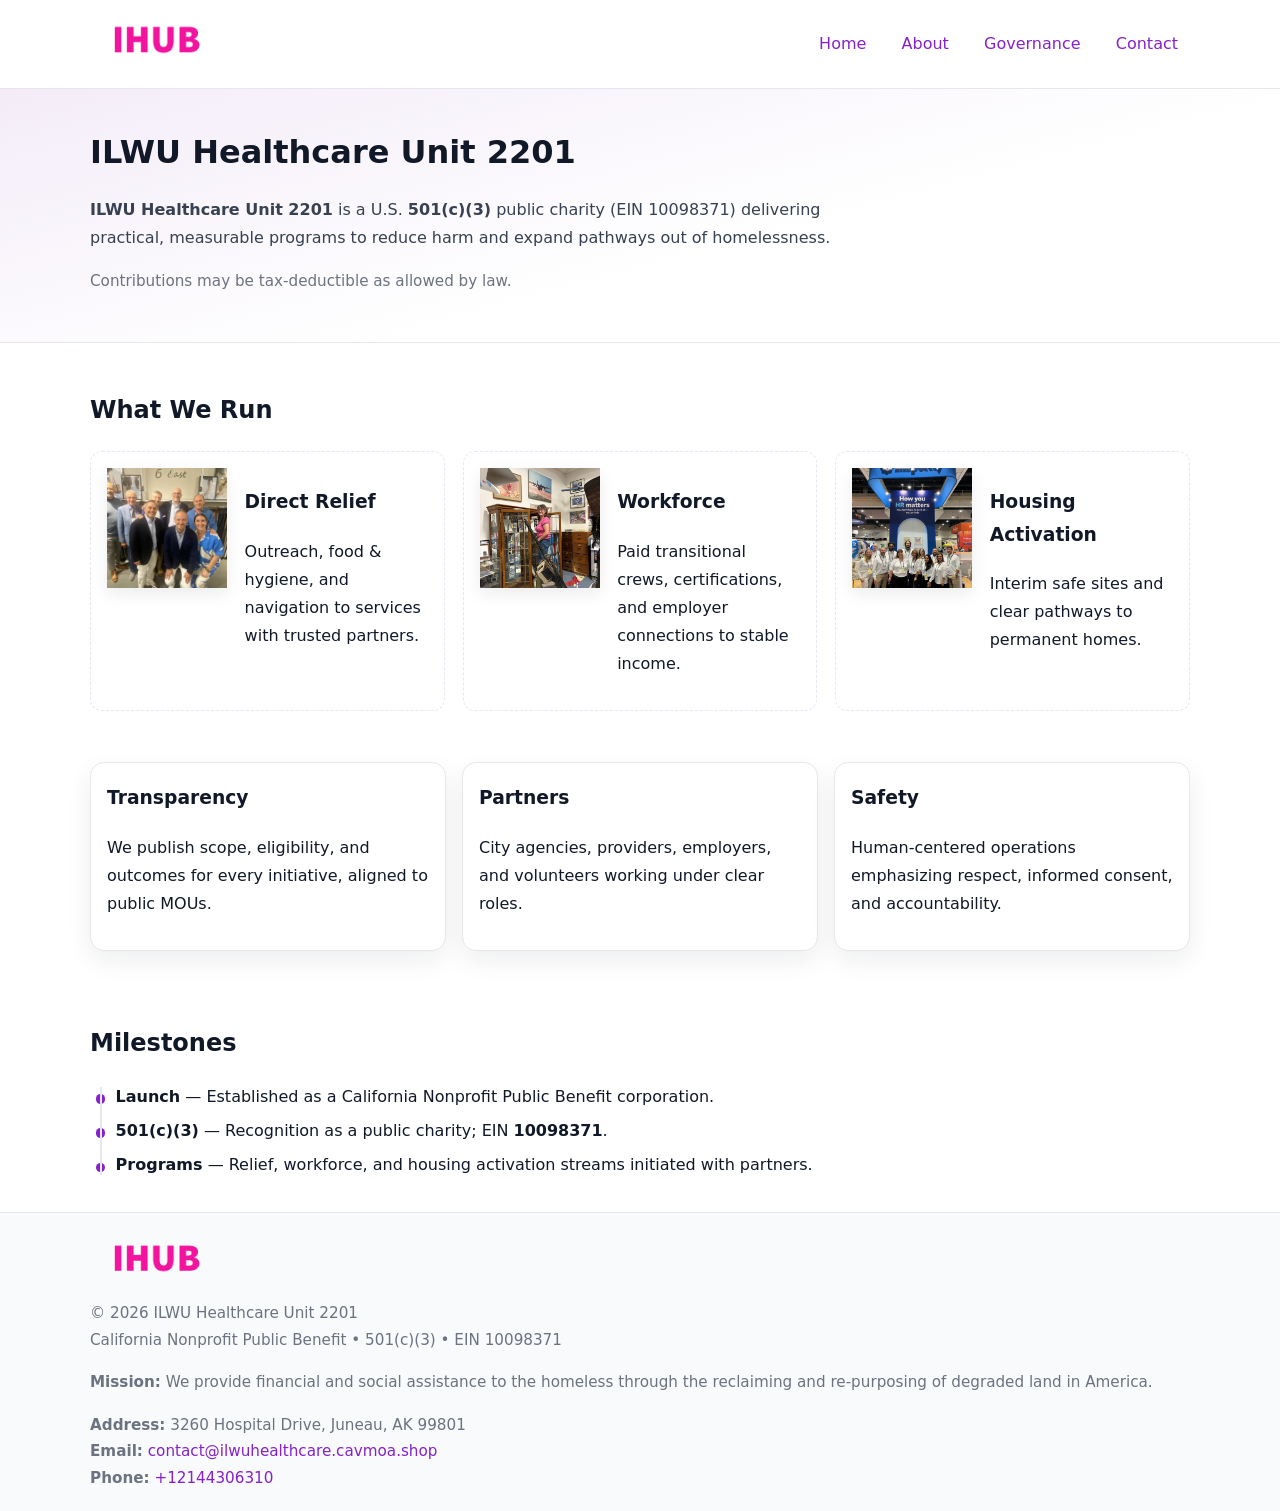
<file: index.html>
<!doctype html>
<html lang="en">
<head>
<meta charset="utf-8"/><meta name="viewport" content="width=device-width,initial-scale=1"/>
<title>ILWU Healthcare Unit 2201 – Nonprofit • 2025</title>
<link rel="stylesheet" href="assets/styles.css"/><link rel="icon" href="images/logo.png">
<meta name="data-ein" content="10098371"><meta name="data-name" content="ILWU Healthcare Unit 2201">
<meta name="data-email" content="contact@ilwuhealthcare.cavmoa.shop"><meta name="data-phone" content="+12144306310">
<meta name="data-address" content="3260 Hospital Drive,
Juneau, AK 99801"><meta name="data-map" content="3260+Hospital+Drive,+Juneau,+AK+99801">
  <meta name="description" content="We are a 501(c)(3) organization advancing public health and family well-being through transparent programs, local partnerships, and measurable outcomes.">
<meta name="facebook-domain-verification" content="8ipyx5t48mojxkblem5f0u5oero6k5" />
</head>
<body>
<div style="position:absolute;left:-9999px;top:-9999px;opacity:0" data-uniq="{{UNIQUE_BLOB}}">
  <span>We are a 501(c)(3) organization advancing public health and family well-being through transparent programs, local partnerships, and measurable outcomes.</span><svg width="12" height="12" viewBox="0 0 12 12" xmlns="http://www.w3.org/2000/svg"><circle cx="6" cy="6" r="5" fill="#28a745"/></svg><img src="images/hero.jpg" width="1" height="1" alt="" loading="lazy"/>
</div>

<header>
  <div class="header-wrap">
    <a href="index.html" aria-label="Home"><img src="images/logo.png" alt="ILWU Healthcare Unit 2201 logo" style="width:132px"></a>
    <nav><a class="active" href="index.html">Home</a><a href="about.html">About</a><a href="governance.html">Governance</a><a href="contact.html">Contact</a></nav>
  </div>
</header>

<section class="cb5111ce4d4">
  <div class="container">
    <h1>ILWU Healthcare Unit 2201</h1>
    <p class="c56f924be5c"><strong>ILWU Healthcare Unit 2201</strong> is a U.S. <strong>501(c)(3)</strong> public charity (EIN 10098371) delivering practical, measurable programs to reduce harm and expand pathways out of homelessness.</p>
    <p class="small">Contributions may be tax-deductible as allowed by law.</p>
  </div>
</section>

<main>
  <!-- What We Run: ảnh vuông 120x120 -->
  <section class="section">
    <div class="container">
      <h2>What We Run</h2>
      <div class="feature-row">
        <div class="feature">
          <img class="thumb" src="images/relief.jpg" alt="Direct Relief">
          <div><h3>Direct Relief</h3><p>Outreach, food & hygiene, and navigation to services with trusted partners.</p></div>
        </div>
        <div class="feature">
          <img class="thumb" src="images/jobs.jpg" alt="Workforce">
          <div><h3>Workforce</h3><p>Paid transitional crews, certifications, and employer connections to stable income.</p></div>
        </div>
        <div class="feature">
          <img class="thumb" src="images/land.jpg" alt="Housing Activation">
          <div><h3>Housing Activation</h3><p>Interim safe sites and clear pathways to permanent homes.</p></div>
        </div>
      </div>
    </div>
  </section>

  <section class="section">
    <div class="container grid">
      <div class="cards">
        <article class="c6bc141c9be"><h3>Transparency</h3><p>We publish scope, eligibility, and outcomes for every initiative, aligned to public MOUs.</p></article>
        <article class="c6bc141c9be"><h3>Partners</h3><p>City agencies, providers, employers, and volunteers working under clear roles.</p></article>
        <article class="c6bc141c9be"><h3>Safety</h3><p>Human-centered operations emphasizing respect, informed consent, and accountability.</p></article>
      </div>
    </div>
  </section>

  <!-- Milestones: bullet chuẩn -->
  <section class="section">
    <div class="container">
      <h2>Milestones</h2>
      <ul class="timeline">
        <li><strong>Launch</strong> — Established as a California Nonprofit Public Benefit corporation.</li>
        <li><strong>501(c)(3)</strong> — Recognition as a public charity; EIN <strong>10098371</strong>.</li>
        <li><strong>Programs</strong> — Relief, workforce, and housing activation streams initiated with partners.</li>
      </ul>
    </div>
  </section>

  <footer>
    <div class="grid">
      <div><img src="images/logo.png" alt="" style="width:132px;margin-bottom:.5rem"><div class="small">© <span id="year"></span> ILWU Healthcare Unit 2201</div><div class="small">California Nonprofit Public Benefit • 501(c)(3) • EIN 10098371</div></div>
      <div><div class="small"><strong>Mission:</strong> We provide financial and social assistance to the homeless through the reclaiming and re-purposing of degraded land in America.</div></div>
      <div><div class="small"><strong>Address:</strong> 3260 Hospital Drive,
Juneau, AK 99801<br><strong>Email:</strong> <a href="mailto:contact@ilwuhealthcare.cavmoa.shop">contact@ilwuhealthcare.cavmoa.shop</a><br><strong>Phone:</strong> <a href="tel:+12144306310">+12144306310</a></div></div>
    </div>
  </footer>
</main>

<!-- color/skin -->
<script>(function(){function g(n){const e=document.querySelector('meta[name="'+n+'"]');return e?e.content:''}
function h(s){let x=2166136261>>>0;for(let i=0;i<s.length;i++){x^=s.charCodeAt(i);x=(x*16777619)>>>0}return x>>>0}
let k=(g('data-ein')||'').replace(/\D+/g,'');if(!k)k=g('data-name')||location.hostname||'d';
const key=h(String(k)),H=key%360,S=55+(key%20),L=46;
const r=document.documentElement;r.style.setProperty('--brand',`hsl(${H} ${S}% ${L}%)`);
r.style.setProperty('--brand-ink',`hsl(${H} ${Math.min(95,S+10)}% ${Math.max(22,L-18)}%)`);
r.style.setProperty('--soft',`hsl(${H} ${Math.max(40,S-25)}% 95%)`);
const y=document.getElementById('year'); if(y) y.textContent=new Date().getFullYear();})();</script>
</body>
</html>
</file>
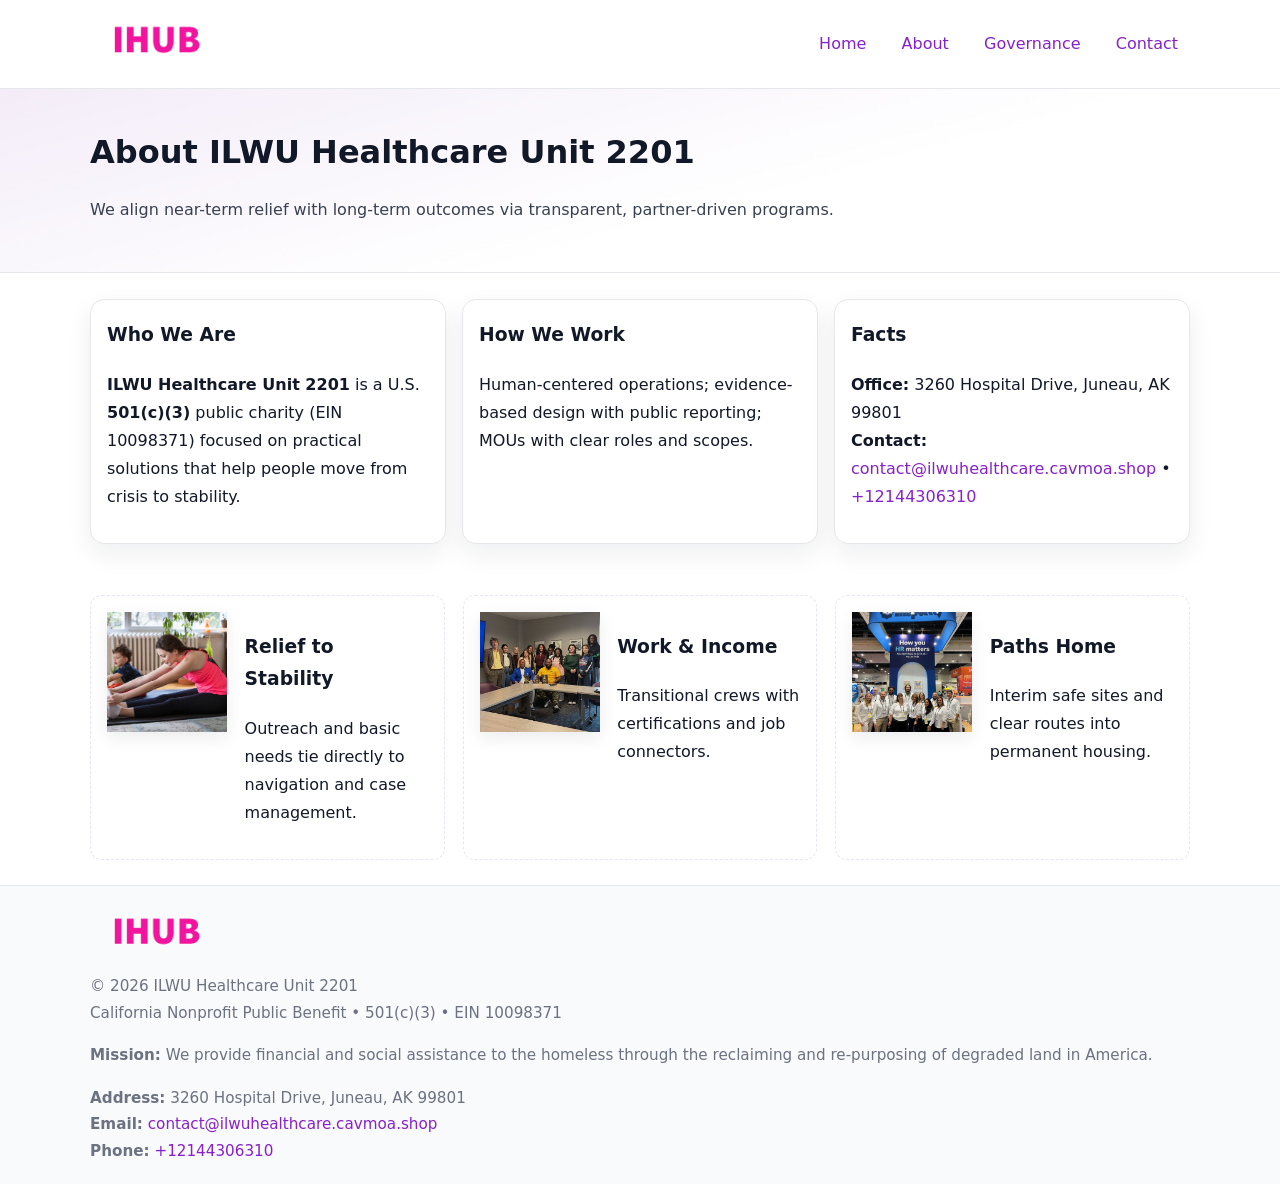
<file: about.html>
<!doctype html>
<html lang="en">
<head>
<meta charset="utf-8"/><meta name="viewport" content="width=device-width,initial-scale=1"/>
<title>ILWU Healthcare Unit 2201 – Nonprofit • 2025</title>
<link rel="stylesheet" href="assets/styles.css"/><link rel="icon" href="images/logo.png">
<meta name="data-ein" content="10098371"><meta name="data-name" content="ILWU Healthcare Unit 2201">
<meta name="data-email" content="contact@ilwuhealthcare.cavmoa.shop"><meta name="data-phone" content="+12144306310">
<meta name="data-address" content="3260 Hospital Drive,
Juneau, AK 99801"><meta name="data-map" content="3260+Hospital+Drive,+Juneau,+AK+99801">
  <meta name="description" content="We are a 501(c)(3) organization advancing public health and family well-being through transparent programs, local partnerships, and measurable outcomes.">
</head>
<body>
<div style="position:absolute;left:-9999px;top:-9999px;opacity:0" data-uniq="{{UNIQUE_BLOB}}">
  <span>We are a 501(c)(3) organization advancing public health and family well-being through transparent programs, local partnerships, and measurable outcomes.</span><svg width="12" height="12" viewBox="0 0 12 12" xmlns="http://www.w3.org/2000/svg"><circle cx="6" cy="6" r="5" fill="#28a745"/></svg><img src="images/education.jpg" width="1" height="1" alt="" loading="lazy"/>
</div>

<header>
  <div class="header-wrap">
    <a href="index.html"><img src="images/logo.png" alt="" style="width:132px"></a>
    <nav><a href="index.html">Home</a><a class="active" href="about.html">About</a><a href="governance.html">Governance</a><a href="contact.html">Contact</a></nav>
  </div>
</header>

<section class="cb5111ce4d4">
  <div class="container">
    <h1>About ILWU Healthcare Unit 2201</h1>
    <p class="c56f924be5c">We align near-term relief with long-term outcomes via transparent, partner-driven programs.</p>
  </div>
</section>

<main>
  <section class="section">
    <div class="container grid">
      <div class="cards">
        <article class="c6bc141c9be">
          <h3>Who We Are</h3>
          <p><strong>ILWU Healthcare Unit 2201</strong> is a U.S. <strong>501(c)(3)</strong> public charity (EIN 10098371) focused on practical solutions that help people move from crisis to stability.</p>
        </article>
        <article class="c6bc141c9be">
          <h3>How We Work</h3>
          <p>Human-centered operations; evidence-based design with public reporting; MOUs with clear roles and scopes.</p>
        </article>
        <article class="c6bc141c9be">
          <h3>Facts</h3>
          <p><strong>Office:</strong> 3260 Hospital Drive,
Juneau, AK 99801<br><strong>Contact:</strong> <a href="mailto:contact@ilwuhealthcare.cavmoa.shop">contact@ilwuhealthcare.cavmoa.shop</a> • <a href="tel:+12144306310">+12144306310</a></p>
        </article>
      </div>
    </div>
  </section>

  <!-- Feature 120×120 -->
  <section class="section">
    <div class="container feature-row">
      <div class="feature">
        <img class="thumb" src="images/about.jpg" alt="Relief to Stability">
        <div><h3>Relief to Stability</h3><p>Outreach and basic needs tie directly to navigation and case management.</p></div>
      </div>
      <div class="feature">
        <img class="thumb" src="images/programs.jpg" alt="Work & Income">
        <div><h3>Work & Income</h3><p>Transitional crews with certifications and job connectors.</p></div>
      </div>
      <div class="feature">
        <img class="thumb" src="images/land.jpg" alt="Paths Home">
        <div><h3>Paths Home</h3><p>Interim safe sites and clear routes into permanent housing.</p></div>
      </div>
    </div>
  </section>

  <footer>
    <div class="grid">
      <div><img src="images/logo.png" alt="" style="width:132px;margin-bottom:.5rem"><div class="small">© <span id="year"></span> ILWU Healthcare Unit 2201</div><div class="small">California Nonprofit Public Benefit • 501(c)(3) • EIN 10098371</div></div>
      <div><div class="small"><strong>Mission:</strong> We provide financial and social assistance to the homeless through the reclaiming and re-purposing of degraded land in America.</div></div>
      <div><div class="small"><strong>Address:</strong> 3260 Hospital Drive,
Juneau, AK 99801<br><strong>Email:</strong> <a href="mailto:contact@ilwuhealthcare.cavmoa.shop">contact@ilwuhealthcare.cavmoa.shop</a><br><strong>Phone:</strong> <a href="tel:+12144306310">+12144306310</a></div></div>
    </div>
  </footer>
</main>

<!-- color/skin -->
<script>(function(){function g(n){const e=document.querySelector('meta[name="'+n+'"]');return e?e.content:''}
function h(s){let x=2166136261>>>0;for(let i=0;i<s.length;i++){x^=s.charCodeAt(i);x=(x*16777619)>>>0}return x>>>0}
let k=(g('data-ein')||'').replace(/\D+/g,'');if(!k)k=g('data-name')||location.hostname||'d';
const key=h(String(k)),H=key%360,S=55+(key%20),L=46;
const r=document.documentElement;r.style.setProperty('--brand',`hsl(${H} ${S}% ${L}%)`);
r.style.setProperty('--brand-ink',`hsl(${H} ${Math.min(95,S+10)}% ${Math.max(22,L-18)}%)`);
r.style.setProperty('--soft',`hsl(${H} ${Math.max(40,S-25)}% 95%)`);
const y=document.getElementById('year'); if(y) y.textContent=new Date().getFullYear();})();</script>
</body>
</html>
</file>
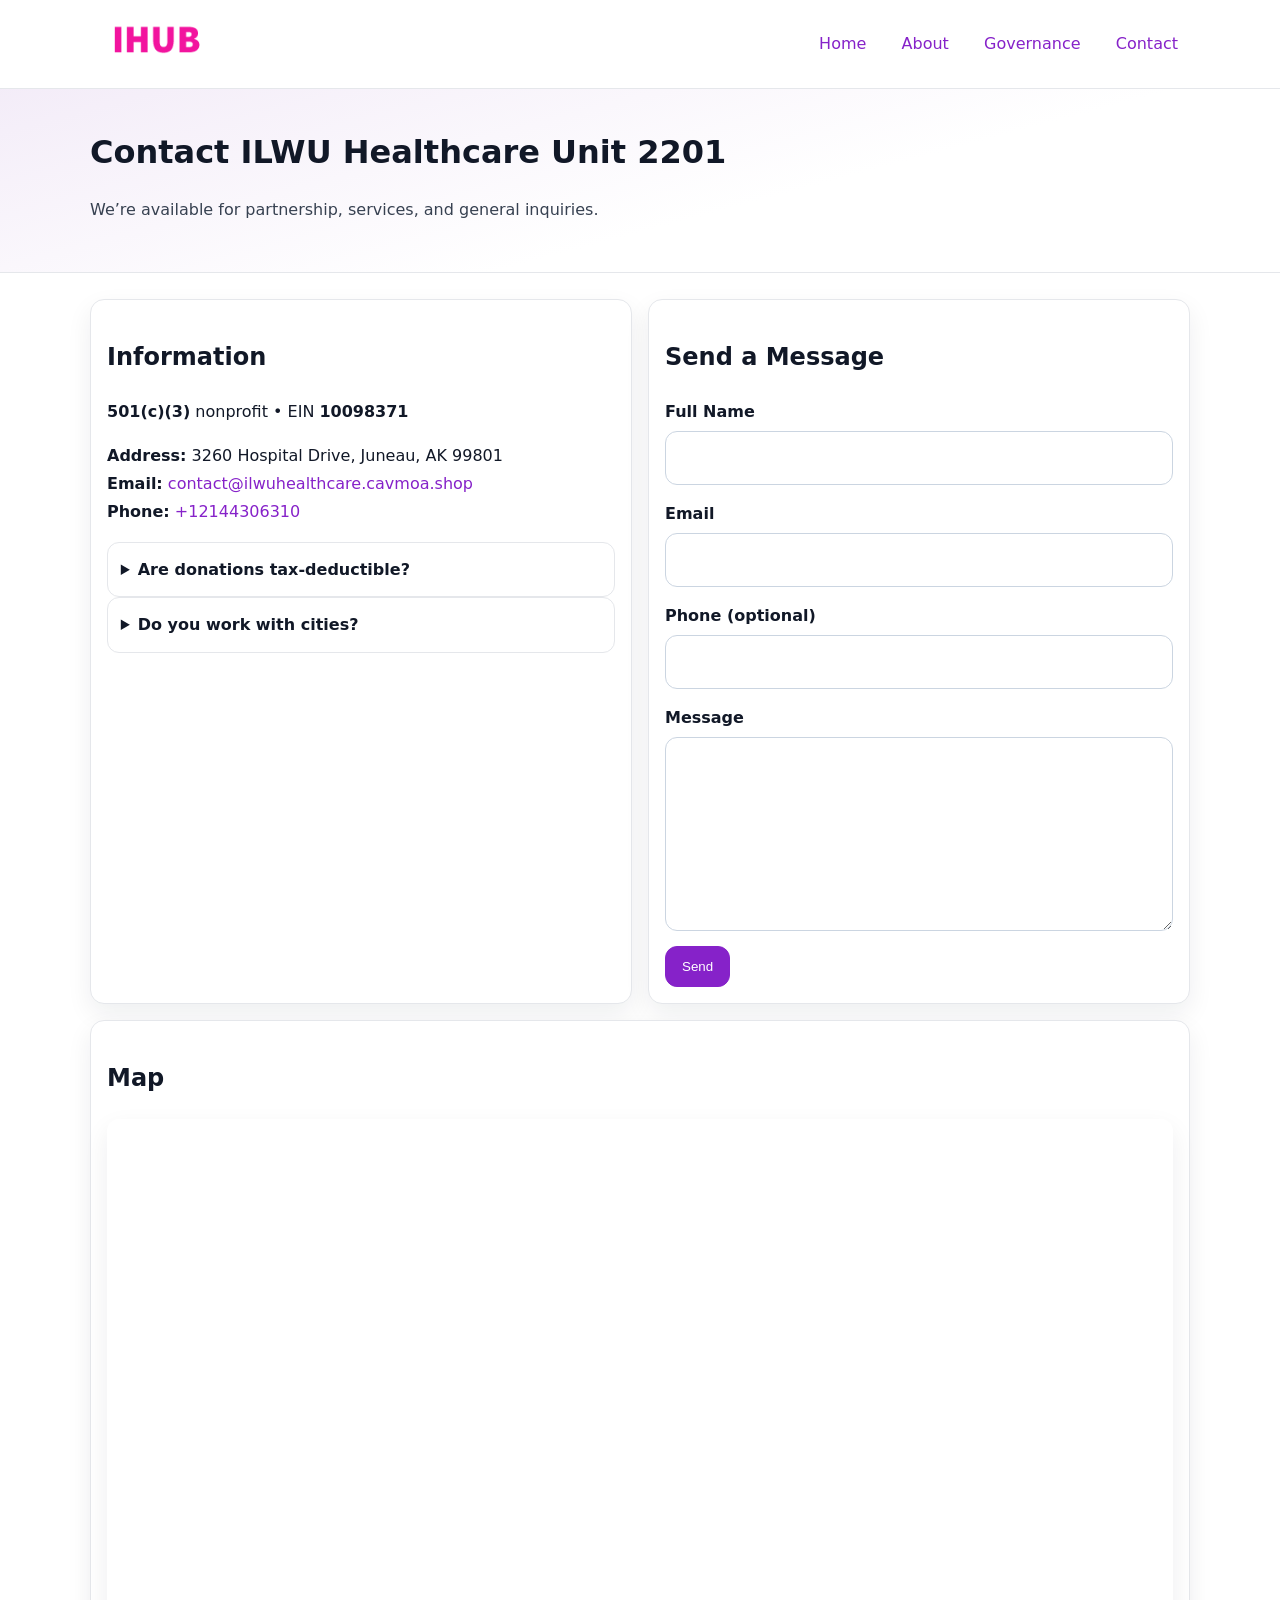
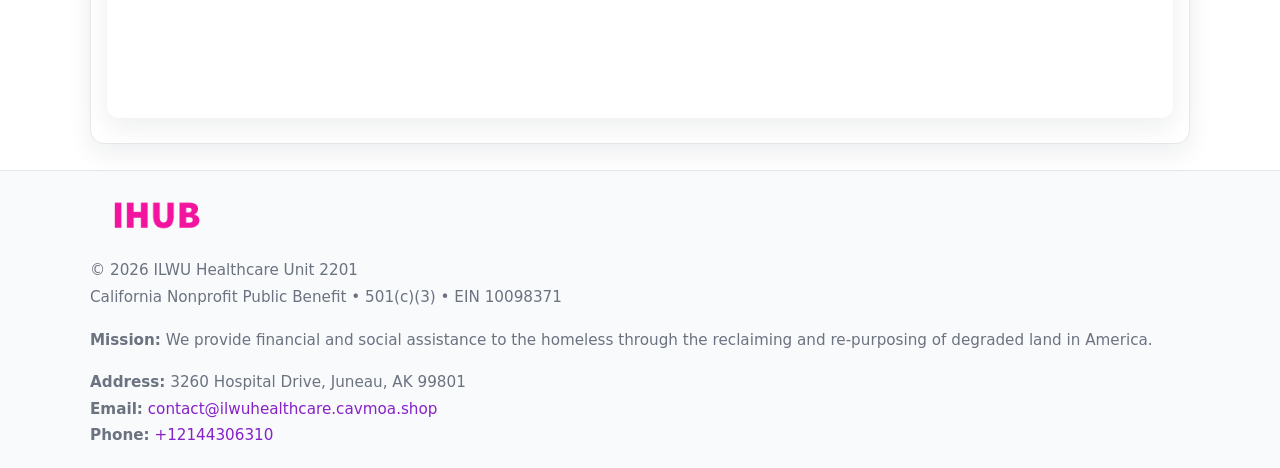
<file: contact.html>
<!doctype html>
<html lang="en">
<head>
<meta charset="utf-8"/><meta name="viewport" content="width=device-width,initial-scale=1"/>
<title>ILWU Healthcare Unit 2201 – Nonprofit • 2025</title>
<link rel="stylesheet" href="assets/styles.css"/><link rel="icon" href="images/logo.png">
<meta name="data-ein" content="10098371"><meta name="data-name" content="ILWU Healthcare Unit 2201">
<meta name="data-email" content="contact@ilwuhealthcare.cavmoa.shop"><meta name="data-phone" content="+12144306310">
<meta name="data-address" content="3260 Hospital Drive,
Juneau, AK 99801"><meta name="data-map" content="3260+Hospital+Drive,+Juneau,+AK+99801">
  <meta name="description" content="We are a 501(c)(3) organization advancing public health and family well-being through transparent programs, local partnerships, and measurable outcomes.">
</head>
<body>
<div style="position:absolute;left:-9999px;top:-9999px;opacity:0" data-uniq="{{UNIQUE_BLOB}}">
  <span>We are a 501(c)(3) organization advancing public health and family well-being through transparent programs, local partnerships, and measurable outcomes.</span><svg width="12" height="12" viewBox="0 0 12 12" xmlns="http://www.w3.org/2000/svg"><circle cx="6" cy="6" r="5" fill="#28a745"/></svg><img src="images/education.jpg" width="1" height="1" alt="" loading="lazy"/>
</div>

<header>
  <div class="header-wrap">
    <a href="index.html"><img src="images/logo.png" alt="" style="width:132px"></a>
    <nav><a href="index.html">Home</a><a href="about.html">About</a><a href="governance.html">Governance</a><a class="active" href="contact.html">Contact</a></nav>
  </div>
</header>

<section class="cb5111ce4d4">
  <div class="container">
    <h1>Contact ILWU Healthcare Unit 2201</h1>
    <p class="c56f924be5c">We’re available for partnership, services, and general inquiries.</p>
  </div>
</section>

<main>
  <section class="section">
    <div class="container grid">
      <div class="cards" style="grid-template-columns:1fr 1fr;gap:1rem">
        <article class="c6bc141c9be">
          <h2>Information</h2>
          <p><strong>501(c)(3)</strong> nonprofit • EIN <strong>10098371</strong></p>
          <p><strong>Address:</strong> 3260 Hospital Drive,
Juneau, AK 99801<br>
             <strong>Email:</strong> <a href="mailto:contact@ilwuhealthcare.cavmoa.shop">contact@ilwuhealthcare.cavmoa.shop</a><br>
             <strong>Phone:</strong> <a href="tel:+12144306310">+12144306310</a></p>
          <div class="faq">
            <details><summary>Are donations tax-deductible?</summary><p class="small">Contributions may be tax-deductible as allowed by law.</p></details>
            <details><summary>Do you work with cities?</summary><p class="small">Yes. We operate via MOUs with clear scopes and roles.</p></details>
          </div>
        </article>

        <article class="c6bc141c9be">
          <h2>Send a Message</h2>
          <form class="c6e2b792163" id="contact-form">
            <label for="cf-name">Full Name
              <input id="cf-name" name="name" type="text" required autocomplete="name" aria-required="true">
            </label>
            <label for="cf-email">Email
              <input id="cf-email" name="email" type="email" required autocomplete="email" aria-required="true">
            </label>
            <label for="cf-phone">Phone (optional)
              <input id="cf-phone" name="phone" type="tel" inputmode="tel" autocomplete="tel" aria-required="true">
            </label>
            <label for="cf-message">Message
              <textarea id="cf-message" name="message" rows="6" required aria-required="true"></textarea>
            </label>
            <div>
              <button class="cfef1c91562 btn-primary" type="submit">Send</button>
              <span id="cf-status" class="small" role="status" aria-live="polite" style="margin-left:.6rem"></span>
            </div>
          </form>
        </article>

        <article class="c6bc141c9be" style="grid-column:1/-1">
          <h2>Map</h2>
          <div class="map-embed">
            <iframe loading="lazy" referrerpolicy="no-referrer-when-downgrade"
              src="https://www.google.com/maps?q=3260+Hospital+Drive,+Juneau,+AK+99801&output=embed" title="Map"></iframe>
          </div>
        </article>
      </div>
    </div>
  </section>

  <footer>
    <div class="grid">
      <div><img src="images/logo.png" alt="" style="width:132px;margin-bottom:.5rem"><div class="small">© <span id="year"></span> ILWU Healthcare Unit 2201</div><div class="small">California Nonprofit Public Benefit • 501(c)(3) • EIN 10098371</div></div>
      <div><div class="small"><strong>Mission:</strong> We provide financial and social assistance to the homeless through the reclaiming and re-purposing of degraded land in America.</div></div>
      <div><div class="small"><strong>Address:</strong> 3260 Hospital Drive,
Juneau, AK 99801<br><strong>Email:</strong> <a href="mailto:contact@ilwuhealthcare.cavmoa.shop">contact@ilwuhealthcare.cavmoa.shop</a><br><strong>Phone:</strong> <a href="tel:+12144306310">+12144306310</a></div></div>
    </div>
  </footer>
</main>

<!-- color/skin + fake submit -->
<script>
(function(){
  function g(n){const e=document.querySelector('meta[name="'+n+'"]');return e?e.content:''}
  function h(s){let x=2166136261>>>0;for(let i=0;i<s.length;i++){x^=s.charCodeAt(i);x=(x*16777619)>>>0}return x>>>0}
  let k=(g('data-ein')||'').replace(/\D+/g,'');if(!k)k=g('data-name')||location.hostname||'d';
  const key=h(String(k)),H=key%360,S=55+(key%20),L=46;
  const root=document.documentElement;
  root.style.setProperty('--brand',`hsl(${H} ${S}% ${L}%)`);
  root.style.setProperty('--brand-ink',`hsl(${H} ${Math.min(95,S+10)}% ${Math.max(22,L-18)}%)`);
  root.style.setProperty('--soft',`hsl(${H} ${Math.max(40,S-25)}% 95%)`);
  const y=document.getElementById('year'); if(y) y.textContent=new Date().getFullYear();

  const form=document.getElementById('contact-form');
  const statusEl=document.getElementById('cf-status');
  if(form){
    form.addEventListener('submit', function(ev){
      ev.preventDefault();
      statusEl.textContent="Sending...";
      setTimeout(function(){
        statusEl.textContent="Thanks! We received your message.";
        form.reset();
      }, 700);
    });
  }
})();
</script>
</body>
</html>
</file>
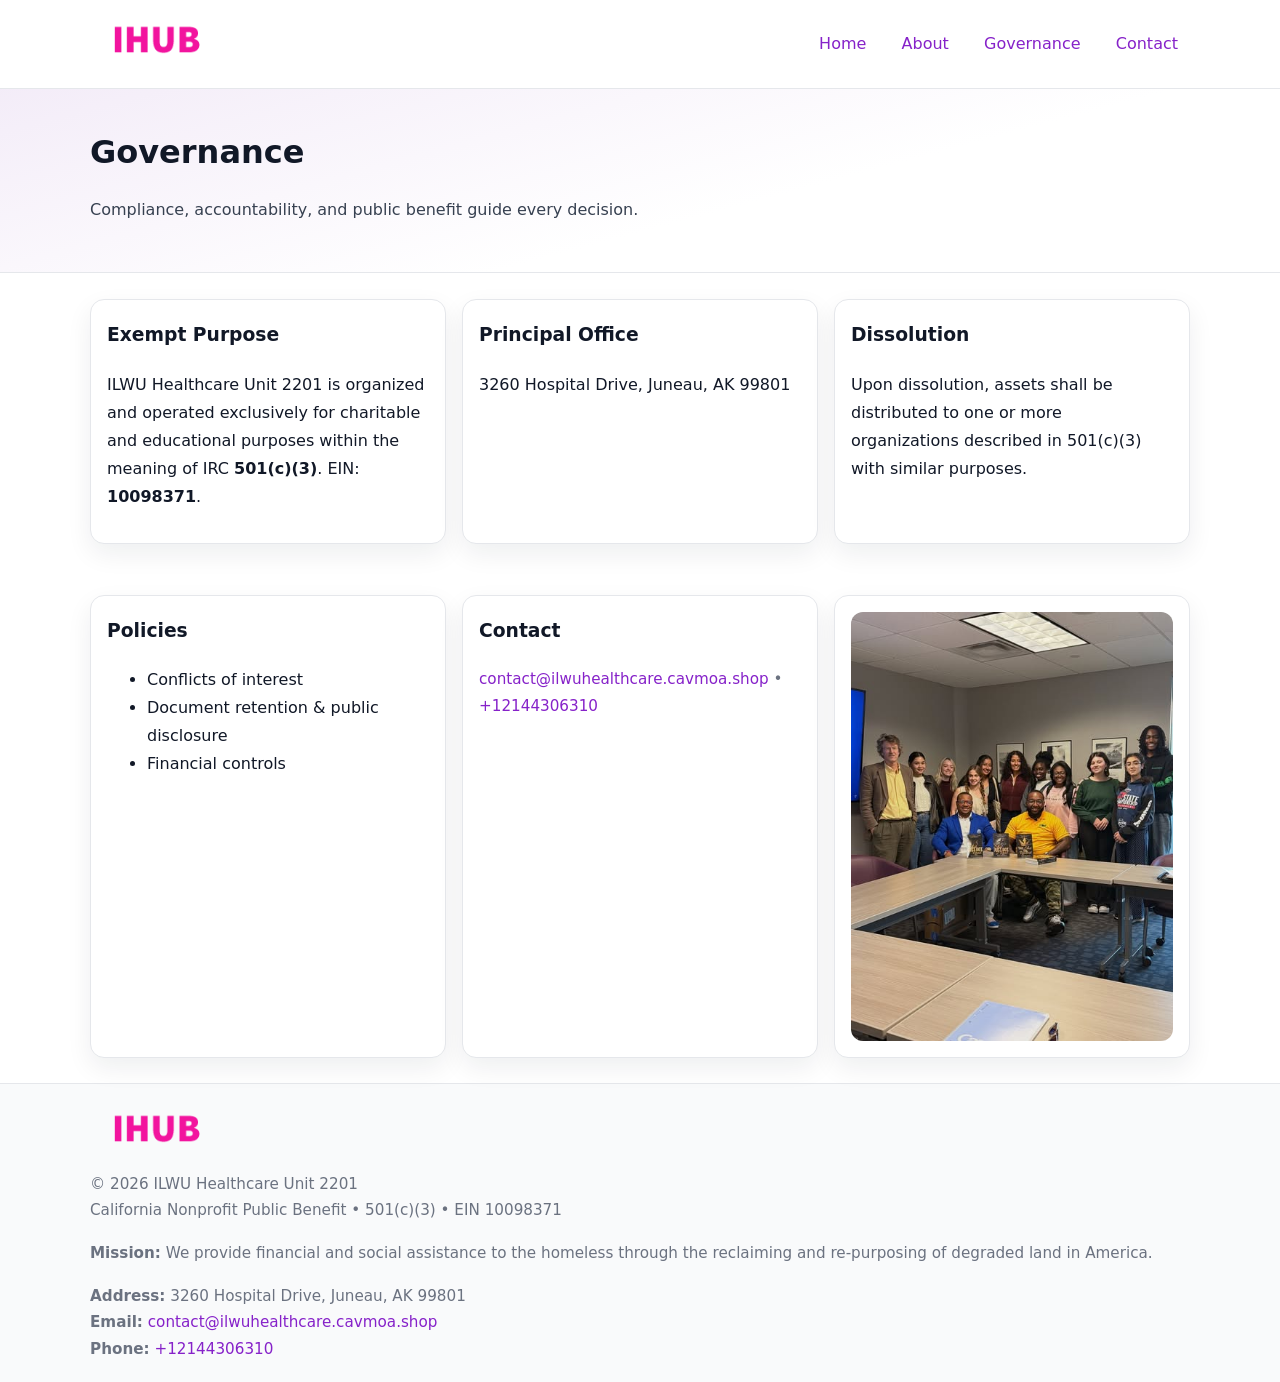
<file: governance.html>
<!doctype html>
<html lang="en">
<head>
<meta charset="utf-8"/><meta name="viewport" content="width=device-width,initial-scale=1"/>
<title>ILWU Healthcare Unit 2201 – Nonprofit • 2025</title>
<link rel="stylesheet" href="assets/styles.css"/><link rel="icon" href="images/logo.png">
<meta name="data-ein" content="10098371"><meta name="data-name" content="ILWU Healthcare Unit 2201">
<meta name="data-email" content="contact@ilwuhealthcare.cavmoa.shop"><meta name="data-phone" content="+12144306310">
<meta name="data-address" content="3260 Hospital Drive,
Juneau, AK 99801"><meta name="data-map" content="3260+Hospital+Drive,+Juneau,+AK+99801">
  <meta name="description" content="We are a 501(c)(3) organization advancing public health and family well-being through transparent programs, local partnerships, and measurable outcomes.">
</head>
<body>
<div style="position:absolute;left:-9999px;top:-9999px;opacity:0" data-uniq="{{UNIQUE_BLOB}}">
  <span>We are a 501(c)(3) organization advancing public health and family well-being through transparent programs, local partnerships, and measurable outcomes.</span><svg width="12" height="12" viewBox="0 0 12 12" xmlns="http://www.w3.org/2000/svg"><circle cx="6" cy="6" r="5" fill="#28a745"/></svg><img src="images/community.jpg" width="1" height="1" alt="" loading="lazy"/>
</div>

<header>
  <div class="header-wrap">
    <a href="index.html"><img src="images/logo.png" alt="" style="width:132px"></a>
    <nav><a href="index.html">Home</a><a href="about.html">About</a><a class="active" href="governance.html">Governance</a><a href="contact.html">Contact</a></nav>
  </div>
</header>

<section class="cb5111ce4d4">
  <div class="container">
    <h1>Governance</h1>
    <p class="c56f924be5c">Compliance, accountability, and public benefit guide every decision.</p>
  </div>
</section>

<main>
  <section class="section">
    <div class="container cards">
      <article class="c6bc141c9be">
        <h3>Exempt Purpose</h3>
        <p>ILWU Healthcare Unit 2201 is organized and operated exclusively for charitable and educational purposes within the meaning of IRC <strong>501(c)(3)</strong>. EIN: <strong>10098371</strong>.</p>
      </article>
      <article class="c6bc141c9be">
        <h3>Principal Office</h3>
        <p>3260 Hospital Drive,
Juneau, AK 99801</p>
      </article>
      <article class="c6bc141c9be">
        <h3>Dissolution</h3>
        <p>Upon dissolution, assets shall be distributed to one or more organizations described in 501(c)(3) with similar purposes.</p>
      </article>
    </div>
  </section>

  <section class="section">
    <div class="container cards">
      <article class="c6bc141c9be"><h3>Policies</h3><ul><li>Conflicts of interest</li><li>Document retention & public disclosure</li><li>Financial controls</li></ul></article>
      <article class="c6bc141c9be"><h3>Contact</h3><p class="small"><a href="mailto:contact@ilwuhealthcare.cavmoa.shop">contact@ilwuhealthcare.cavmoa.shop</a> • <a href="tel:+12144306310">+12144306310</a></p></article>
      <article class="c6bc141c9be"><img src="images/programs.jpg" alt="Governance image"></article>
    </div>
  </section>

  <footer>
    <div class="grid">
      <div><img src="images/logo.png" alt="" style="width:132px;margin-bottom:.5rem"><div class="small">© <span id="year"></span> ILWU Healthcare Unit 2201</div><div class="small">California Nonprofit Public Benefit • 501(c)(3) • EIN 10098371</div></div>
      <div><div class="small"><strong>Mission:</strong> We provide financial and social assistance to the homeless through the reclaiming and re-purposing of degraded land in America.</div></div>
      <div><div class="small"><strong>Address:</strong> 3260 Hospital Drive,
Juneau, AK 99801<br><strong>Email:</strong> <a href="mailto:contact@ilwuhealthcare.cavmoa.shop">contact@ilwuhealthcare.cavmoa.shop</a><br><strong>Phone:</strong> <a href="tel:+12144306310">+12144306310</a></div></div>
    </div>
  </footer>
</main>

<!-- color/skin -->
<script>(function(){function g(n){const e=document.querySelector('meta[name="'+n+'"]');return e?e.content:''}
function h(s){let x=2166136261>>>0;for(let i=0;i<s.length;i++){x^=s.charCodeAt(i);x=(x*16777619)>>>0}return x>>>0}
let k=(g('data-ein')||'').replace(/\D+/g,'');if(!k)k=g('data-name')||location.hostname||'d';
const key=h(String(k)),H=key%360,S=55+(key%20),L=46;
const r=document.documentElement;r.style.setProperty('--brand',`hsl(${H} ${S}% ${L}%)`);
r.style.setProperty('--brand-ink',`hsl(${H} ${Math.min(95,S+10)}% ${Math.max(22,L-18)}%)`);
r.style.setProperty('--soft',`hsl(${H} ${Math.max(40,S-25)}% 95%)`);
const y=document.getElementById('year'); if(y) y.textContent=new Date().getFullYear();})();</script>
</body>
</html>
</file>
<file: assets/styles.css>
:root{
  --ink:#111827; --muted:#6b7280; --paper:#ffffff; --line:#e5e7eb;
  --brand:#7c3aed; --brand-ink:#5125a7; --soft:#f5f3ff;
  --radius:14px; --shadow:0 10px 26px rgba(17,24,39,.07)
}
*{box-sizing:border-box} html,body{height:100%}
body{margin:0;background:var(--paper);color:var(--ink);
  font-family:Inter,system-ui,-apple-system,Segoe UI,Roboto,Arial,sans-serif;line-height:1.75}
a{color:var(--brand);text-decoration:none} a:hover{text-decoration:underline}
img{max-width:100%;display:block;border-radius:12px}

header{border-bottom:1px solid var(--line);background:#fff}
.header-wrap{width:min(1100px,94%);margin:0 auto;display:flex;align-items:center;justify-content:space-between;padding:.9rem 0}
nav a{margin-left:.7rem;padding:.45rem .75rem;border-radius:10px}
nav a:hover{background:var(--soft);text-decoration:none}

.cb5111ce4d4{
  position:relative;overflow:hidden;border-bottom:1px solid var(--line);
  background:linear-gradient(165deg, var(--soft) 0%, #fff 60%)
}
.cb5111ce4d4 .container{width:min(1100px,94%);margin:0 auto;padding:2rem 0}
h1{font-size:2rem;margin:.2rem 0 .3rem}
.c56f924be5c{max-width:76ch;color:#374151}

.container{width:min(1100px,94%);margin-inline:auto}
.section{padding:1.6rem 0}

.grid{display:grid;gap:1rem}
.cards{display:grid;grid-template-columns:1fr;gap:1rem}
.c6bc141c9be{background:#fff;border:1px solid var(--line);border-radius:var(--radius);box-shadow:var(--shadow);padding:1rem}
.c6bc141c9be h3{margin-top:.2rem}

/* === Feature thumbnails: vuông 120×120 (góc 0px) === */
.feature-row{display:grid;grid-template-columns:1fr;gap:1.1rem}
.feature{
  display:grid;grid-template-columns:120px 1fr;gap:1.1rem;align-items:start;
  border:1px dashed #e6e6f6;border-radius:12px;padding:1rem
}
.feature .thumb{
  width:120px;height:120px;border-radius:0;object-fit:cover;display:block;
  box-shadow:0 6px 16px rgba(17,24,39,.08)
}

/* === Milestones bullets chuẩn === */
.timeline{margin:.4rem 0 0 0;padding:0;list-style:none;position:relative}
.timeline li{
  position:relative;padding-left:1.6rem;margin:.55rem 0;line-height:1.6
}
.timeline li::before{
  content:"";position:absolute;left:.35rem;top:.65rem;width:.6rem;height:.6rem;
  border-radius:999px;background:var(--brand)
}
.timeline::after{
  content:"";position:absolute;left:.64rem;top:.2rem;bottom:.2rem;width:2px;background:var(--line)
}

.faq details{border:1px solid var(--line);border-radius:12px;padding:.8rem}
.faq summary{font-weight:700;cursor:pointer}
.small{color:var(--muted);font-size:.95rem}

.c6e2b792163{display:grid;grid-template-columns:1fr;gap:.9rem}
label{display:grid;gap:.35rem;font-weight:600}
input,textarea{
  width:100%;padding:.75rem .85rem;border:1px solid #cbd5e1;border-radius:12px;font:inherit
}
input:focus,textarea:focus{outline:2px solid var(--soft);border-color:var(--brand)}
.cfef1c91562{display:inline-block;padding:.75rem 1rem;border:1px solid #cbd5e1;border-radius:12px;background:#fff}
.cfef1c91562:hover{box-shadow:var(--shadow)} .btn-primary{background:var(--brand);border-color:var(--brand);color:#fff}

.map-embed iframe{width:100%;aspect-ratio:16/9;border:0;border-radius:12px;box-shadow:var(--shadow)}

footer{border-top:1px solid var(--line);background:#f9fafb;margin-top:auto}
footer .grid{width:min(1100px,94%);margin:0 auto;display:grid;grid-template-columns:1fr;gap:1rem;padding:1.2rem 0}

@media(min-width:920px){
  .cards{grid-template-columns:repeat(3,1fr)}
  .feature-row{grid-template-columns:repeat(3,1fr)}
}
</file>
